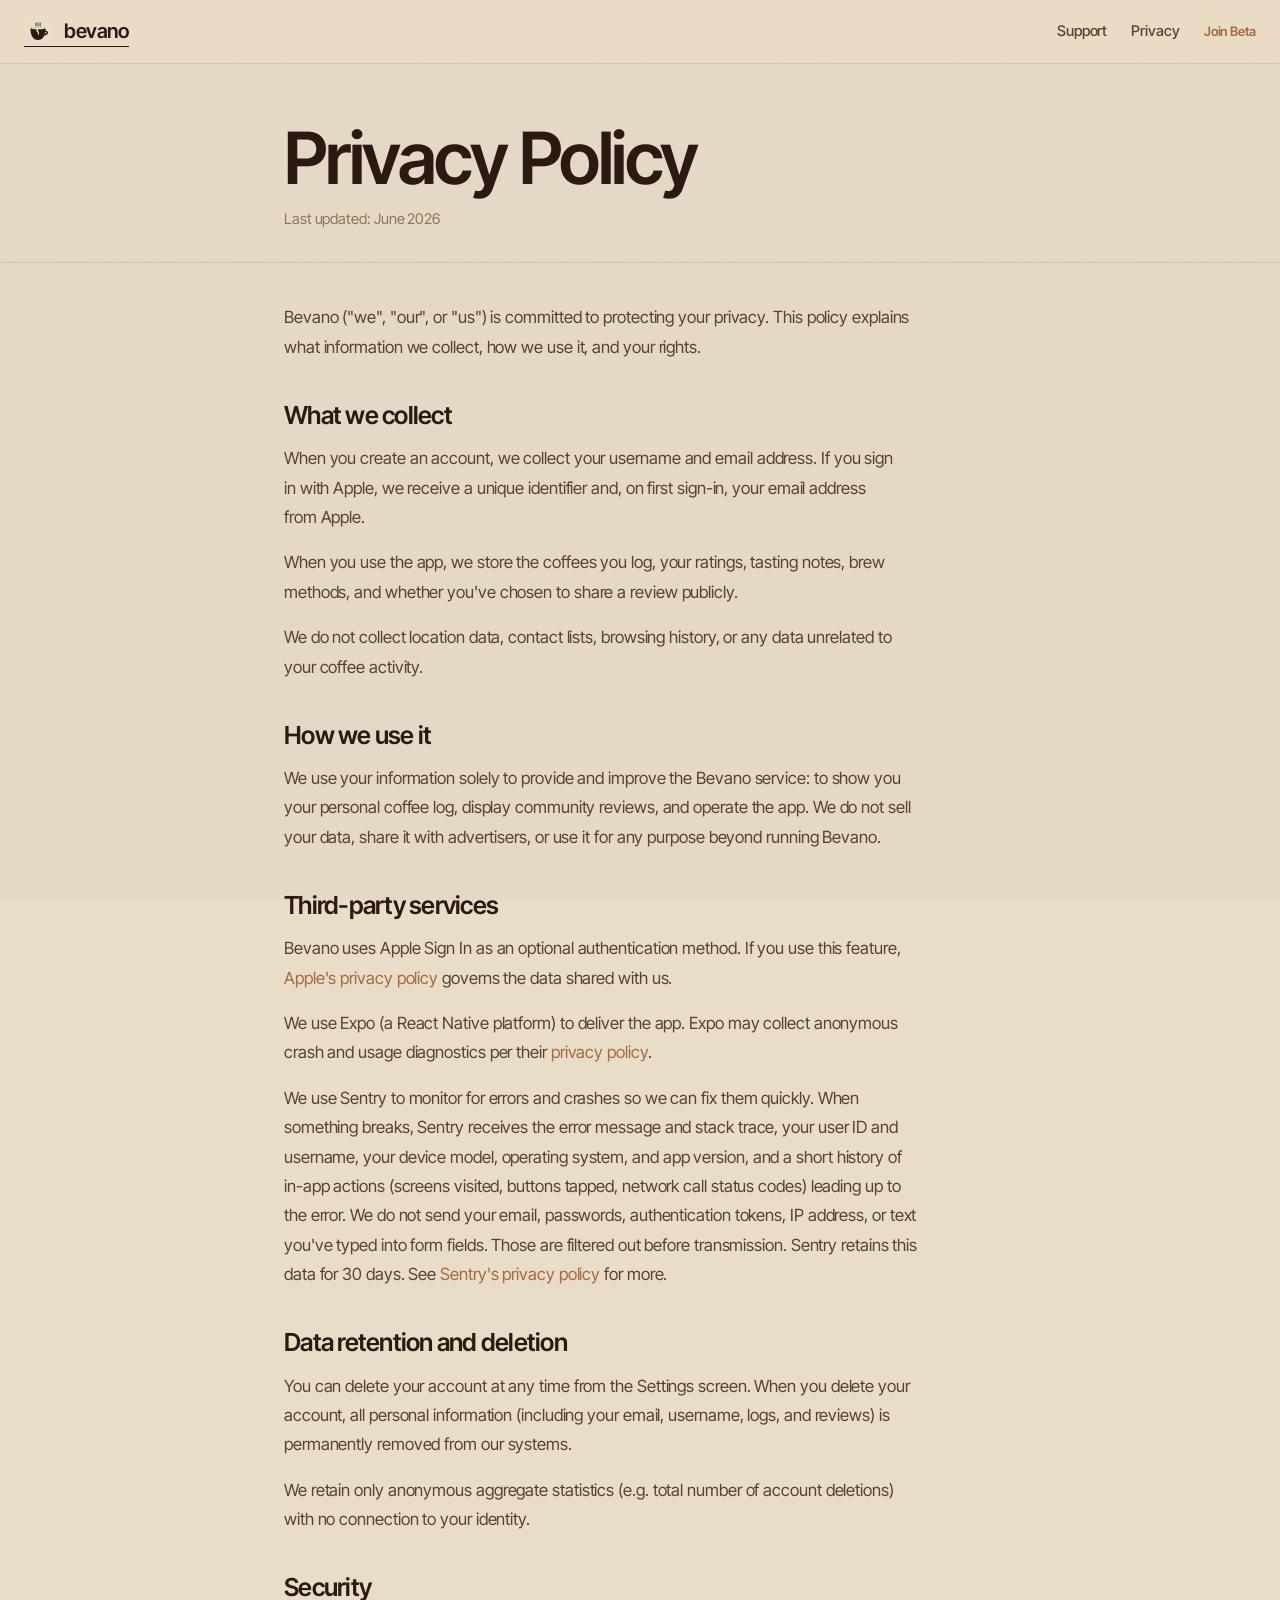
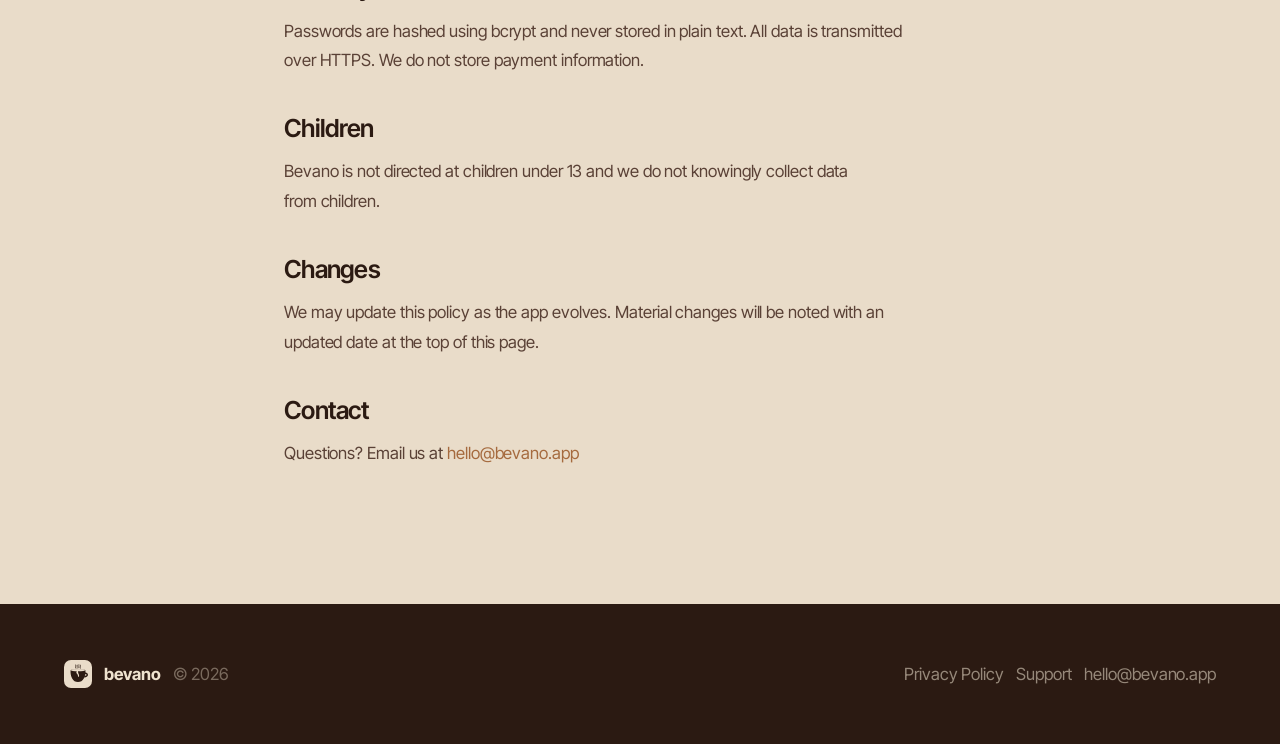
<file: privacy.html>
<!DOCTYPE html>
<html lang="en">
<head>
  <meta charset="UTF-8" />
  <meta name="viewport" content="width=device-width, initial-scale=1.0" />
  <title>Privacy Policy - Bevano</title>
  <meta name="description" content="Bevano privacy policy - how we collect, use, and protect your data." />
  <link rel="canonical" href="https://bevano.app/privacy" />
  <link rel="preconnect" href="https://fonts.googleapis.com" />
  <link rel="preconnect" href="https://fonts.gstatic.com" crossorigin />
  <link rel="stylesheet" href="https://fonts.googleapis.com/css2?family=Inter+Tight:wght@400;500;600;700&family=Newsreader:ital,opsz,wght@1,16,400&display=swap" />
  <link rel="stylesheet" href="styles.css" />
</head>
<body>

  <nav class="nav">
    <a href="/" class="nav__brand">
      <img src="assets/icon.svg" alt="Bevano" width="28" height="28" />
      <span>bevano</span>
    </a>
    <div class="nav__links">
      <a href="/support">Support</a>
      <a href="/privacy">Privacy</a>
      <a href="https://testflight.apple.com/join/Fe1Hvmtx" style="font-size: 13px; font-weight: 600; color: var(--accent);">Join Beta</a>
    </div>
  </nav>

  <div class="page-hero">
    <div class="container container--narrow">
      <h1>Privacy Policy</h1>
      <p>Last updated: June 2026</p>
    </div>
  </div>

  <div class="page-content">
    <div class="container container--narrow">
      <p>Bevano ("we", "our", or "us") is committed to protecting your privacy. This policy explains what information we collect, how we use it, and your rights.</p>

      <h2>What we collect</h2>
      <p>When you create an account, we collect your username and email address. If you sign in with Apple, we receive a unique identifier and, on first sign-in, your email address from Apple.</p>
      <p>When you use the app, we store the coffees you log, your ratings, tasting notes, brew methods, and whether you've chosen to share a review publicly.</p>
      <p>We do not collect location data, contact lists, browsing history, or any data unrelated to your coffee activity.</p>

      <h2>How we use it</h2>
      <p>We use your information solely to provide and improve the Bevano service: to show you your personal coffee log, display community reviews, and operate the app. We do not sell your data, share it with advertisers, or use it for any purpose beyond running Bevano.</p>

      <h2>Third-party services</h2>
      <p>Bevano uses Apple Sign In as an optional authentication method. If you use this feature, <a href="https://www.apple.com/legal/privacy/" target="_blank" rel="noopener">Apple's privacy policy</a> governs the data shared with us.</p>
      <p>We use Expo (a React Native platform) to deliver the app. Expo may collect anonymous crash and usage diagnostics per their <a href="https://expo.dev/privacy" target="_blank" rel="noopener">privacy policy</a>.</p>
      <p>We use Sentry to monitor for errors and crashes so we can fix them quickly. When something breaks, Sentry receives the error message and stack trace, your user ID and username, your device model, operating system, and app version, and a short history of in-app actions (screens visited, buttons tapped, network call status codes) leading up to the error. We do not send your email, passwords, authentication tokens, IP address, or text you've typed into form fields. Those are filtered out before transmission. Sentry retains this data for 30 days. See <a href="https://sentry.io/privacy/" target="_blank" rel="noopener">Sentry's privacy policy</a> for more.</p>

      <h2>Data retention and deletion</h2>
      <p>You can delete your account at any time from the Settings screen. When you delete your account, all personal information (including your email, username, logs, and reviews) is permanently removed from our systems.</p>
      <p>We retain only anonymous aggregate statistics (e.g. total number of account deletions) with no connection to your identity.</p>

      <h2>Security</h2>
      <p>Passwords are hashed using bcrypt and never stored in plain text. All data is transmitted over HTTPS. We do not store payment information.</p>

      <h2>Children</h2>
      <p>Bevano is not directed at children under 13 and we do not knowingly collect data from children.</p>

      <h2>Changes</h2>
      <p>We may update this policy as the app evolves. Material changes will be noted with an updated date at the top of this page.</p>

      <h2>Contact</h2>
      <p>Questions? Email us at <a href="mailto:hello@bevano.app">hello@bevano.app</a></p>
    </div>
  </div>

  <footer class="site-footer">
    <div class="section section--tight container">
      <div class="spread" style="flex-wrap: wrap; gap: var(--s-5);">
        <div class="row" style="gap: var(--s-3);">
          <img src="assets/icon.svg" style="width: 28px; height: 28px; border-radius: 7px; flex-shrink: 0;" alt="" />
          <strong>bevano</strong>
          <span class="faint">© 2026</span>
        </div>
        <div class="cluster">
          <a href="/privacy">Privacy Policy</a>
          <a href="/support">Support</a>
          <a href="mailto:hello@bevano.app">hello@bevano.app</a>
        </div>
      </div>
    </div>
  </footer>

</body>
</html>
</file>
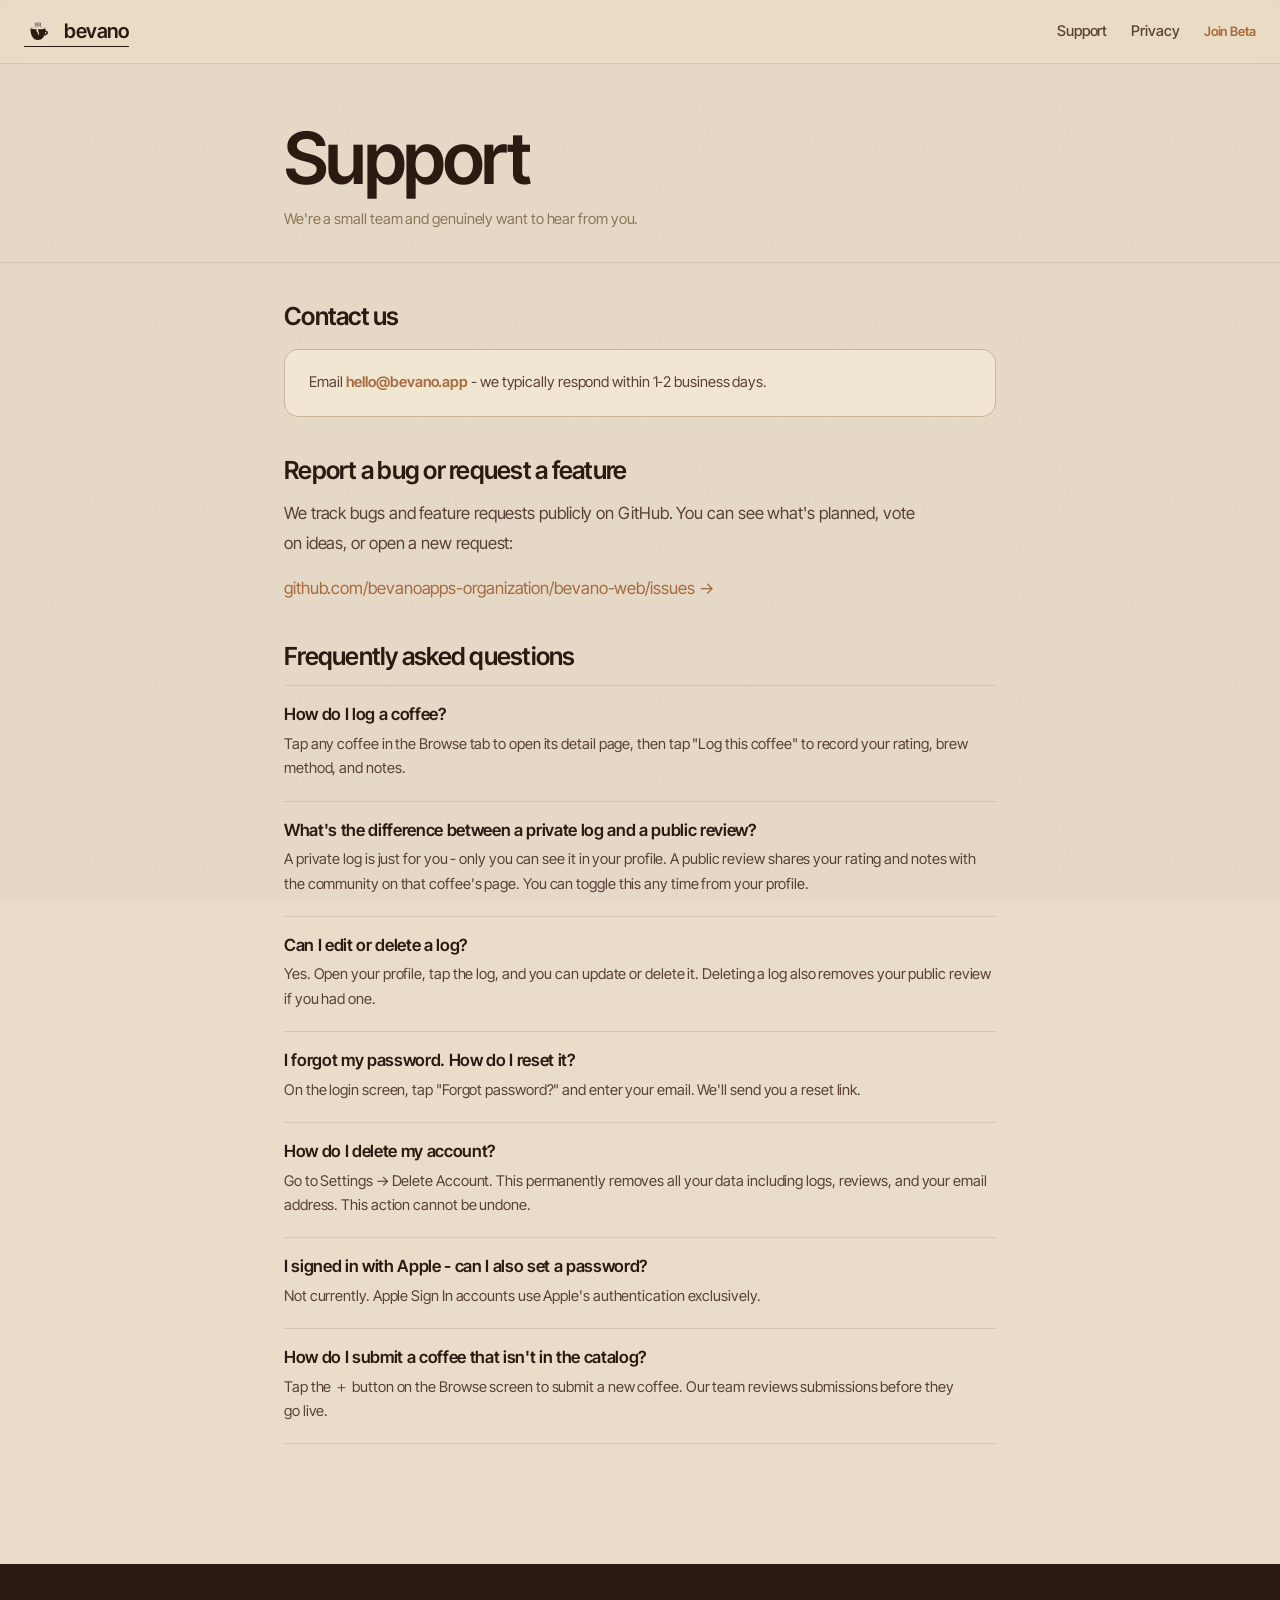
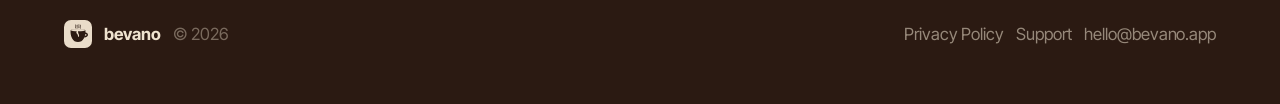
<file: support.html>
<!DOCTYPE html>
<html lang="en">
<head>
  <meta charset="UTF-8" />
  <meta name="viewport" content="width=device-width, initial-scale=1.0" />
  <title>Support - Bevano</title>
  <meta name="description" content="Get help with Bevano. Contact us or browse frequently asked questions." />
  <link rel="canonical" href="https://bevano.app/support" />
  <link rel="preconnect" href="https://fonts.googleapis.com" />
  <link rel="preconnect" href="https://fonts.gstatic.com" crossorigin />
  <link rel="stylesheet" href="https://fonts.googleapis.com/css2?family=Inter+Tight:wght@400;500;600;700&family=Newsreader:ital,opsz,wght@1,16,400&display=swap" />
  <link rel="stylesheet" href="styles.css" />
</head>
<body>

  <nav class="nav">
    <a href="/" class="nav__brand">
      <img src="assets/icon.svg" alt="Bevano" width="28" height="28" />
      <span>bevano</span>
    </a>
    <div class="nav__links">
      <a href="/support">Support</a>
      <a href="/privacy">Privacy</a>
      <a href="https://testflight.apple.com/join/Fe1Hvmtx" style="font-size: 13px; font-weight: 600; color: var(--accent);">Join Beta</a>
    </div>
  </nav>

  <div class="page-hero">
    <div class="container container--narrow">
      <h1>Support</h1>
      <p>We're a small team and genuinely want to hear from you.</p>
    </div>
  </div>

  <div class="page-content">
    <div class="container container--narrow">

      <h2>Contact us</h2>
      <div class="contact-box">
        <p>Email <a href="mailto:hello@bevano.app">hello@bevano.app</a> - we typically respond within 1-2 business days.</p>
      </div>

      <h2>Report a bug or request a feature</h2>
      <p>We track bugs and feature requests publicly on GitHub. You can see what's planned, vote on ideas, or open a new request:</p>
      <p><a href="https://github.com/bevanoapps-organization/bevano-web/issues" target="_blank" rel="noopener">github.com/bevanoapps-organization/bevano-web/issues →</a></p>

      <div class="faq">
        <h2>Frequently asked questions</h2>

        <div class="faq-item">
          <h3>How do I log a coffee?</h3>
          <p>Tap any coffee in the Browse tab to open its detail page, then tap "Log this coffee" to record your rating, brew method, and notes.</p>
        </div>

        <div class="faq-item">
          <h3>What's the difference between a private log and a public review?</h3>
          <p>A private log is just for you - only you can see it in your profile. A public review shares your rating and notes with the community on that coffee's page. You can toggle this any time from your profile.</p>
        </div>

        <div class="faq-item">
          <h3>Can I edit or delete a log?</h3>
          <p>Yes. Open your profile, tap the log, and you can update or delete it. Deleting a log also removes your public review if you had one.</p>
        </div>

        <div class="faq-item">
          <h3>I forgot my password. How do I reset it?</h3>
          <p>On the login screen, tap "Forgot password?" and enter your email. We'll send you a reset link.</p>
        </div>

        <div class="faq-item">
          <h3>How do I delete my account?</h3>
          <p>Go to Settings → Delete Account. This permanently removes all your data including logs, reviews, and your email address. This action cannot be undone.</p>
        </div>

        <div class="faq-item">
          <h3>I signed in with Apple - can I also set a password?</h3>
          <p>Not currently. Apple Sign In accounts use Apple's authentication exclusively.</p>
        </div>

        <div class="faq-item">
          <h3>How do I submit a coffee that isn't in the catalog?</h3>
          <p>Tap the ＋ button on the Browse screen to submit a new coffee. Our team reviews submissions before they go live.</p>
        </div>
      </div>

    </div>
  </div>

  <footer class="site-footer">
    <div class="section section--tight container">
      <div class="spread" style="flex-wrap: wrap; gap: var(--s-5);">
        <div class="row" style="gap: var(--s-3);">
          <img src="assets/icon.svg" style="width: 28px; height: 28px; border-radius: 7px; flex-shrink: 0;" alt="" />
          <strong>bevano</strong>
          <span class="faint">© 2026</span>
        </div>
        <div class="cluster">
          <a href="/privacy">Privacy Policy</a>
          <a href="/support">Support</a>
          <a href="mailto:hello@bevano.app">hello@bevano.app</a>
        </div>
      </div>
    </div>
  </footer>

</body>
</html>
</file>
<file: styles.css>
/* =========================================================================
   coffee.css — Bevano marketing site
   Sleek, modern stylesheet built on the Espresso/Cream palette.
   Light mode only.
   ========================================================================= */

/* ── Design tokens ──────────────────────────────────────────────────────── */
:root {
  /* Brand palette */
  --espresso:        #2B1A12;
  --espresso-deep:   #1F120C;
  --espresso-ink:    #150B07;
  --cream:           #E9DCC9;
  --cream-hi:        #EFE3CF;
  --cream-soft:      #F4EBDB;
  --caramel:         #A56A3E;
  --caramel-deep:    #8E5630;
  --gold:            #D4A24C;
  --gold-soft:       #E8B868;
  --sage:            #1F3A2E;

  /* Type */
  --font-sans: "Inter Tight", "Helvetica Neue", ui-sans-serif, -apple-system, BlinkMacSystemFont, system-ui, sans-serif;
  --font-serif: "Newsreader", "Iowan Old Style", Georgia, serif;
  --font-mono: ui-monospace, SFMono-Regular, "JetBrains Mono", Menlo, monospace;

  /* Scale (fluid) */
  --step--2: clamp(0.72rem, 0.70rem + 0.10vw, 0.78rem);
  --step--1: clamp(0.83rem, 0.80rem + 0.15vw, 0.92rem);
  --step-0:  clamp(0.95rem, 0.92rem + 0.18vw, 1.05rem);
  --step-1:  clamp(1.10rem, 1.04rem + 0.30vw, 1.25rem);
  --step-2:  clamp(1.30rem, 1.20rem + 0.50vw, 1.55rem);
  --step-3:  clamp(1.60rem, 1.40rem + 1.00vw, 2.10rem);
  --step-4:  clamp(2.10rem, 1.70rem + 2.00vw, 3.00rem);
  --step-5:  clamp(2.70rem, 2.00rem + 3.50vw, 4.50rem);
  --step-6:  clamp(3.50rem, 2.50rem + 5.00vw, 6.50rem);

  /* Radius */
  --r-xs:  6px;  --r-sm:  10px; --r-md:  14px;
  --r-lg:  20px; --r-xl:  28px; --r-2xl: 40px; --r-pill: 999px;

  /* Spacing (8pt) */
  --s-1: 4px;  --s-2: 8px;   --s-3: 12px;  --s-4: 16px;  --s-5: 20px;
  --s-6: 24px; --s-7: 32px;  --s-8: 40px;  --s-9: 56px;  --s-10: 80px; --s-11: 120px;

  /* Easing */
  --ease-out: cubic-bezier(0.16, 1, 0.3, 1);
  --ease-in-out: cubic-bezier(0.65, 0, 0.35, 1);
  --t-fast: 140ms; --t-base: 220ms; --t-slow: 420ms;

  /* Semantic tokens */
  --bg:              var(--cream);
  --bg-elev:         var(--cream-soft);
  --bg-sunken:       #DCCDB6;
  --surface:         #FFFFFF;
  --surface-muted:   #F1E6D2;
  --surface-inverse: var(--espresso);
  --border:          #C9B59A;
  --border-strong:   #8E7558;
  --divider:         rgba(43, 26, 18, 0.10);

  --text:            var(--espresso);
  --text-muted:      #5A4136;
  --text-faint:      #8E7558;
  --text-inverse:    var(--cream-hi);
  --text-on-primary: var(--cream-hi);
  --text-on-accent:  var(--cream-hi);

  --primary:         var(--espresso);
  --primary-hover:   var(--espresso-deep);
  --primary-active:  var(--espresso-ink);
  --accent:          var(--caramel);
  --accent-hover:    var(--caramel-deep);
  --highlight:       var(--gold);

  --ring:      0 0 0 3px rgba(165, 106, 62, 0.35);
  --shadow-xs: 0 1px 2px rgba(43, 26, 18, 0.06);
  --shadow-sm: 0 1px 2px rgba(43, 26, 18, 0.06), 0 2px 6px -2px rgba(43, 26, 18, 0.08);
  --shadow-md: 0 4px 14px -4px rgba(43, 26, 18, 0.12), 0 10px 30px -12px rgba(43, 26, 18, 0.18);
  --shadow-lg: 0 18px 50px -20px rgba(43, 26, 18, 0.30);
  --grain-opacity: 0.04;
}

/* ── Reset ─────────────────────────────────────────────────────────────── */
*, *::before, *::after { box-sizing: border-box; }
html { -webkit-text-size-adjust: 100%; text-size-adjust: 100%; scroll-behavior: smooth; }
body {
  margin: 0;
  background: var(--bg);
  color: var(--text);
  font-family: var(--font-sans);
  font-size: var(--step-0);
  line-height: 1.55;
  letter-spacing: -0.005em;
  -webkit-font-smoothing: antialiased;
  -moz-osx-font-smoothing: grayscale;
}
body::before {
  content: "";
  position: fixed; inset: 0;
  pointer-events: none;
  opacity: var(--grain-opacity);
  background-image: url("data:image/svg+xml;utf8,<svg xmlns='http://www.w3.org/2000/svg' width='180' height='180'><filter id='n'><feTurbulence type='fractalNoise' baseFrequency='0.85' numOctaves='2' stitchTiles='stitch'/><feColorMatrix values='0 0 0 0 0 0 0 0 0 0 0 0 0 0 0 0 0 0 0.7 0'/></filter><rect width='100%25' height='100%25' filter='url(%23n)'/></svg>");
  mix-blend-mode: multiply;
  z-index: 0;
}
img, svg, video { display: block; max-width: 100%; height: auto; }

/* ── Typography ────────────────────────────────────────────────────────── */
h1, h2, h3, h4, h5 {
  margin: 0 0 var(--s-4);
  font-family: var(--font-sans);
  font-weight: 600;
  line-height: 1.05;
  letter-spacing: -0.025em;
  text-wrap: balance;
  color: var(--text);
}
h1 { font-size: var(--step-5); letter-spacing: -0.035em; }
h2 { font-size: var(--step-4); letter-spacing: -0.03em; }
h3 { font-size: var(--step-3); letter-spacing: -0.02em; }
h4 { font-size: var(--step-2); }
h5 { font-size: var(--step-1); }
p  { margin: 0 0 var(--s-4); max-width: 64ch; text-wrap: pretty; }
.lede { font-size: var(--step-2); line-height: 1.4; color: var(--text-muted); max-width: 56ch; }

.eyebrow {
  display: inline-block;
  font-size: var(--step--2);
  font-weight: 600;
  letter-spacing: 0.18em;
  text-transform: uppercase;
  color: var(--accent);
  margin-bottom: var(--s-3);
}
small, .text-sm { font-size: var(--step--1); color: var(--text-muted); }
.muted  { color: var(--text-muted); }
.faint  { color: var(--text-faint); }
.text-accent { color: var(--accent); }

a, a:visited, a:link {
  color: var(--text);
  text-decoration: none;
  background-image: linear-gradient(currentColor, currentColor);
  background-size: 100% 1px;
  background-position: 0 100%;
  background-repeat: no-repeat;
  transition: background-size var(--t-base) var(--ease-out), color var(--t-fast) var(--ease-out);
}
a:hover { background-size: 100% 2px; color: var(--accent); }
a:focus-visible { outline: none; box-shadow: var(--ring); border-radius: 4px; }

/* ── Layout primitives ─────────────────────────────────────────────────── */
.container { width: 100%; max-width: 1200px; margin-inline: auto; padding-inline: var(--s-6); position: relative; z-index: 1; }
.container--narrow { max-width: 760px; }
.container--wide   { max-width: 1440px; }
.section { padding-block: var(--s-11); }
.section--tight { padding-block: var(--s-9); }
.stack > * + * { margin-top: var(--s-5); }
.cluster { display: flex; flex-wrap: wrap; gap: var(--s-3); align-items: center; }
.row { display: flex; gap: var(--s-4); align-items: center; }
.spread { display: flex; align-items: center; justify-content: space-between; gap: var(--s-4); }
.grid { display: grid; gap: var(--s-6); }
.grid-2 { grid-template-columns: repeat(auto-fit, minmax(280px, 1fr)); }
.grid-3 { grid-template-columns: repeat(auto-fit, minmax(240px, 1fr)); }
.center-text { text-align: center; }
.text-balance { text-wrap: balance; }
.fill-espresso { background: var(--espresso); color: var(--cream-hi); }
.hidden { display: none !important; }

/* ── Card ──────────────────────────────────────────────────────────────── */
.card {
  background: var(--surface);
  border: 1px solid var(--border);
  border-radius: var(--r-lg);
  padding: var(--s-7);
  box-shadow: var(--shadow-sm);
  transition: transform var(--t-base) var(--ease-out), box-shadow var(--t-base) var(--ease-out), border-color var(--t-base) var(--ease-out);
}
.card:hover { transform: translateY(-2px); box-shadow: var(--shadow-md); border-color: var(--border-strong); }

/* ── Nav ───────────────────────────────────────────────────────────────── */
.nav {
  position: sticky; top: 0; z-index: 50;
  display: flex; align-items: center; justify-content: space-between;
  padding: var(--s-4) var(--s-6);
  background: rgba(233, 220, 201, 0.85); /* fallback */
  background: color-mix(in oklch, var(--bg) 75%, transparent);
  backdrop-filter: saturate(180%) blur(18px);
  -webkit-backdrop-filter: saturate(180%) blur(18px);
  border-bottom: 1px solid var(--divider);
}
.nav__brand {
  display: flex; align-items: center; gap: var(--s-3);
  font-weight: 600; letter-spacing: -0.02em; font-size: var(--step-1);
  background: none; color: var(--text);
}
.nav__brand img {
  display: block;
  width: 28px !important; height: 28px !important;
  max-width: 28px; max-height: 28px;
  border-radius: 7px; flex-shrink: 0;
}
.nav__brand:hover { color: var(--accent); background-image: none; }
.nav__links { display: flex; gap: var(--s-6); align-items: center; }
.nav__links a, .nav__links a:visited, .nav__links a:link { font-size: var(--step--1); font-weight: 500; color: var(--text-muted); background: none; }
.nav__links a:hover { color: var(--accent); background-image: none; }

/* ── Buttons ───────────────────────────────────────────────────────────── */
.btn {
  display: inline-flex; align-items: center; justify-content: center;
  gap: var(--s-2);
  padding: 12px 22px;
  font-size: var(--step--1); font-weight: 600; line-height: 1;
  background: var(--primary); color: var(--text-on-primary);
  border: 1px solid transparent; border-radius: var(--r-pill);
  cursor: pointer; text-decoration: none; background-image: none;
  transition: transform var(--t-fast) var(--ease-out), background var(--t-fast) var(--ease-out), box-shadow var(--t-fast) var(--ease-out);
}
.btn, .btn:link, .btn:visited { color: var(--text-on-primary); background-image: none; }
.btn:hover { background: var(--primary-hover); transform: translateY(-1px); box-shadow: var(--shadow-sm); background-image: none; color: var(--text-on-primary); }
.btn:active { background: var(--primary-active); transform: translateY(0); }
.btn--accent, .btn--accent:link, .btn--accent:visited { background: var(--accent); color: var(--text-on-accent); }
.btn--accent:hover { background: var(--accent-hover); color: var(--text-on-accent); }
.btn--ghost, .btn--ghost:link, .btn--ghost:visited { background: transparent; color: var(--text); border-color: var(--border); }
.btn--ghost:hover { background: var(--surface-muted); border-color: var(--border-strong); }
.btn--lg { padding: 16px 28px; font-size: var(--step-0); }
.btn--sm { padding: 8px 14px; font-size: var(--step--2); }

/* ── Hero ──────────────────────────────────────────────────────────────── */
.hero {
  position: relative;
  padding-block: var(--s-11);
  overflow: hidden;
  display: flex; align-items: center; justify-content: space-between;
  gap: var(--s-10);
}
.hero__eyebrow { color: var(--accent); }
.hero__inner { flex: 1; max-width: 560px; position: relative; z-index: 1; }
.hero__title { font-size: var(--step-5); letter-spacing: -0.035em; margin-bottom: var(--s-5); }
.hero__title em { font-style: italic; font-family: var(--font-serif); font-weight: 400; color: var(--accent); }
.hero__lede { font-size: var(--step-1); color: var(--text-muted); max-width: 52ch; margin-bottom: var(--s-7); line-height: 1.6; }
.hero__actions { display: flex; gap: var(--s-3); flex-wrap: wrap; align-items: center; }
.hero__note { font-size: var(--step--2); color: var(--text-faint); }
.hero__art {
  position: absolute; right: -120px; top: 50%; transform: translateY(-50%);
  width: 560px; height: 560px; border-radius: 50%;
  background:
    radial-gradient(closest-side, color-mix(in oklch, var(--accent) 35%, transparent), transparent 70%),
    radial-gradient(closest-side, color-mix(in oklch, var(--highlight) 25%, transparent), transparent 80%);
  filter: blur(0.5px);
  z-index: 0; pointer-events: none;
}
.hero__phone { flex-shrink: 0; position: relative; z-index: 1; }

/* ── Phone mockup ──────────────────────────────────────────────────────── */
.phone {
  width: 220px; height: 440px;
  background: var(--espresso); border-radius: 36px;
  border: 5px solid var(--espresso-deep);
  box-shadow: var(--shadow-lg), 0 0 0 1px rgba(43,26,18,0.1);
  display: flex; flex-direction: column; overflow: hidden;
}
.phone-notch { width: 72px; height: 22px; background: var(--espresso); border-radius: 0 0 14px 14px; margin: 0 auto; border: 4px solid var(--espresso-deep); border-top: none; }
.phone-screen { flex: 1; padding: 10px; display: flex; flex-direction: column; gap: 7px; }
.phone-title { color: var(--cream-hi); font-size: 18px; font-weight: 700; letter-spacing: -0.02em; padding: 2px 0 6px; }
.phone-search { background: rgba(255,255,255,0.08); border-radius: 8px; height: 28px; }
.phone-chips { display: flex; gap: 5px; }
.phone-chip { background: rgba(255,255,255,0.08); border-radius: var(--r-pill); height: 20px; width: 48px; }
.phone-chip.active { background: var(--caramel); }
.phone-card { background: rgba(255,255,255,0.06); border-radius: 10px; height: 64px; display: flex; align-items: center; padding: 10px; gap: 10px; }
.phone-card-img { width: 38px; height: 38px; border-radius: 8px; background: linear-gradient(135deg, var(--caramel) 0%, var(--espresso-deep) 100%); flex-shrink: 0; }
.phone-card-lines { flex: 1; display: flex; flex-direction: column; gap: 6px; }
.phone-card-line { height: 7px; border-radius: 4px; background: rgba(239,227,207,0.15); }
.phone-card-line.short { width: 55%; }

/* ── Features section ──────────────────────────────────────────────────── */
.features-head { max-width: 640px; margin-bottom: var(--s-8); }
.features-head h2 { margin: 0; }
.features { gap: var(--s-7); }
.feature {
  position: relative;
  padding: var(--s-7) var(--s-2) 0;
  border-top: 1px solid var(--border);
}
.feature__num {
  display: inline-block;
  font-family: var(--font-mono);
  font-size: var(--step--2);
  letter-spacing: 0.16em;
  color: var(--accent);
  margin-bottom: var(--s-4);
}
.feature__title { font-size: var(--step-2); margin: 0 0 var(--s-3); letter-spacing: -0.015em; }
.feature__body { margin: 0; color: var(--text-muted); font-size: var(--step-0); line-height: 1.55; max-width: 38ch; }

/* ── Quote section (beans background) ─────────────────────────────────── */
.quote {
  position: relative; overflow: hidden;
  padding-block: clamp(120px, 14vw, 200px);
  color: var(--cream-hi);
  isolation: isolate;
}
.quote__bg {
  position: absolute; inset: 0;
  background-image: url("assets/beans-bg.png");
  background-size: cover;
  background-position: center;
  background-repeat: no-repeat;
  z-index: -2;
}
.quote::before {
  content: "";
  position: absolute; inset: 0;
  background: radial-gradient(ellipse at 50% 50%, rgba(21,10,5,0.55) 0%, rgba(21,10,5,0.82) 65%, rgba(21,10,5,0.92) 100%);
  z-index: -1;
}
.quote__inner { max-width: 880px; margin-inline: auto; text-align: center; padding-inline: var(--s-6); }
.quote__mark {
  font-family: var(--font-serif); font-style: italic;
  font-size: clamp(80px, 14vw, 160px);
  line-height: 0.6; color: var(--gold); opacity: 0.55;
  display: block; margin-bottom: var(--s-3);
}
.quote__text {
  font-family: var(--font-serif); font-style: italic; font-weight: 400;
  font-size: clamp(28px, 4.5vw, 56px);
  line-height: 1.18; letter-spacing: -0.02em;
  color: var(--cream-hi); text-wrap: balance;
  margin: 0 0 var(--s-7);
}
.quote__text em { color: var(--gold); font-style: italic; }
.quote__attrib {
  display: inline-flex; align-items: center; gap: var(--s-3);
  font-size: var(--step--1); letter-spacing: 0.16em; text-transform: uppercase;
  color: rgba(239, 227, 207, 0.75);
}
.quote__attrib::before, .quote__attrib::after { content: ""; width: 32px; height: 1px; background: rgba(212,162,76,0.6); }
.quote__attrib strong { color: var(--cream-hi); font-weight: 600; letter-spacing: 0.04em; text-transform: none; font-size: var(--step-0); }

/* ── CTA band ──────────────────────────────────────────────────────────── */
.cta-band { text-align: center; padding-block: var(--s-10); border-top: 1px solid var(--divider); }
.cta-band h2 { margin-bottom: var(--s-7); }

/* ── Site footer ───────────────────────────────────────────────────────── */
.site-footer { background: var(--espresso); }
.site-footer p, .site-footer strong, .site-footer span { color: var(--cream-hi); }
.site-footer .faint { color: rgba(239, 227, 207, 0.4); }
.site-footer a, .site-footer a:visited, .site-footer a:link { color: rgba(239,227,207,0.55); background: none; }
.site-footer a:hover { color: var(--cream-hi); background-image: none; }

/* ── Page hero (support / privacy) ────────────────────────────────────── */
.page-hero { padding-block: var(--s-9) var(--s-7); border-bottom: 1px solid var(--divider); }
.page-hero h1 { margin-bottom: var(--s-3); }
.page-hero p { font-size: var(--step--1); color: var(--text-faint); margin: 0; }

/* ── Page content ──────────────────────────────────────────────────────── */
.page-content { padding-block: var(--s-8) var(--s-11); }
.page-content h2 { font-size: var(--step-2); margin: var(--s-8) 0 var(--s-4); }
.page-content h2:first-child { margin-top: 0; }
.page-content p { color: var(--text-muted); line-height: 1.75; }
.page-content a { color: var(--accent); background: none; }
.page-content a:hover { color: var(--accent-hover); background-image: none; }

/* ── Contact box ───────────────────────────────────────────────────────── */
.contact-box {
  background: var(--surface-muted); border: 1px solid var(--border);
  border-radius: var(--r-md); padding: var(--s-5) var(--s-6);
  margin: var(--s-5) 0 var(--s-8);
}
.contact-box p { margin: 0; font-size: var(--step--1); max-width: none; }
.contact-box a { color: var(--accent); font-weight: 600; background: none; }

/* ── FAQ ───────────────────────────────────────────────────────────────── */
.faq { margin-top: var(--s-8); }
.faq-item { border-top: 1px solid var(--divider); padding-block: var(--s-5); }
.faq-item:last-child { border-bottom: 1px solid var(--divider); }
.faq-item h3 { font-size: var(--step-0); font-weight: 600; margin-bottom: var(--s-2); }
.faq-item p { font-size: var(--step--1); color: var(--text-muted); margin: 0; line-height: 1.65; max-width: none; }

/* ── Utilities ─────────────────────────────────────────────────────────── */
::selection { background: var(--accent); color: var(--text-on-accent); }
:focus-visible { outline: none; box-shadow: var(--ring); border-radius: 6px; }
::-webkit-scrollbar { width: 12px; }
::-webkit-scrollbar-track { background: transparent; }
::-webkit-scrollbar-thumb { background: var(--border); border-radius: var(--r-pill); border: 3px solid var(--bg); }
::-webkit-scrollbar-thumb:hover { background: var(--border-strong); }

/* ── Responsive ────────────────────────────────────────────────────────── */
@media (max-width: 768px) {
  .nav { padding: var(--s-3) var(--s-4); }
  .nav__links { gap: var(--s-4); }
  .hero { flex-direction: column; padding-block: var(--s-9); }
  .hero__phone, .hero__art { display: none; }
  .section, .section--tight { padding-block: var(--s-9); }
  .container { padding-inline: var(--s-4); }
  .spread { flex-direction: column; align-items: flex-start; }
  .features { grid-template-columns: 1fr; }
}

@media (prefers-reduced-motion: reduce) {
  *, *::before, *::after { transition-duration: 0ms !important; animation-duration: 0ms !important; }
  html { scroll-behavior: auto; }
}

@media print {
  body::before, .nav, .hero__art, .hero__phone { display: none; }
  .card { box-shadow: none; border-color: #ccc; }
}
</file>
